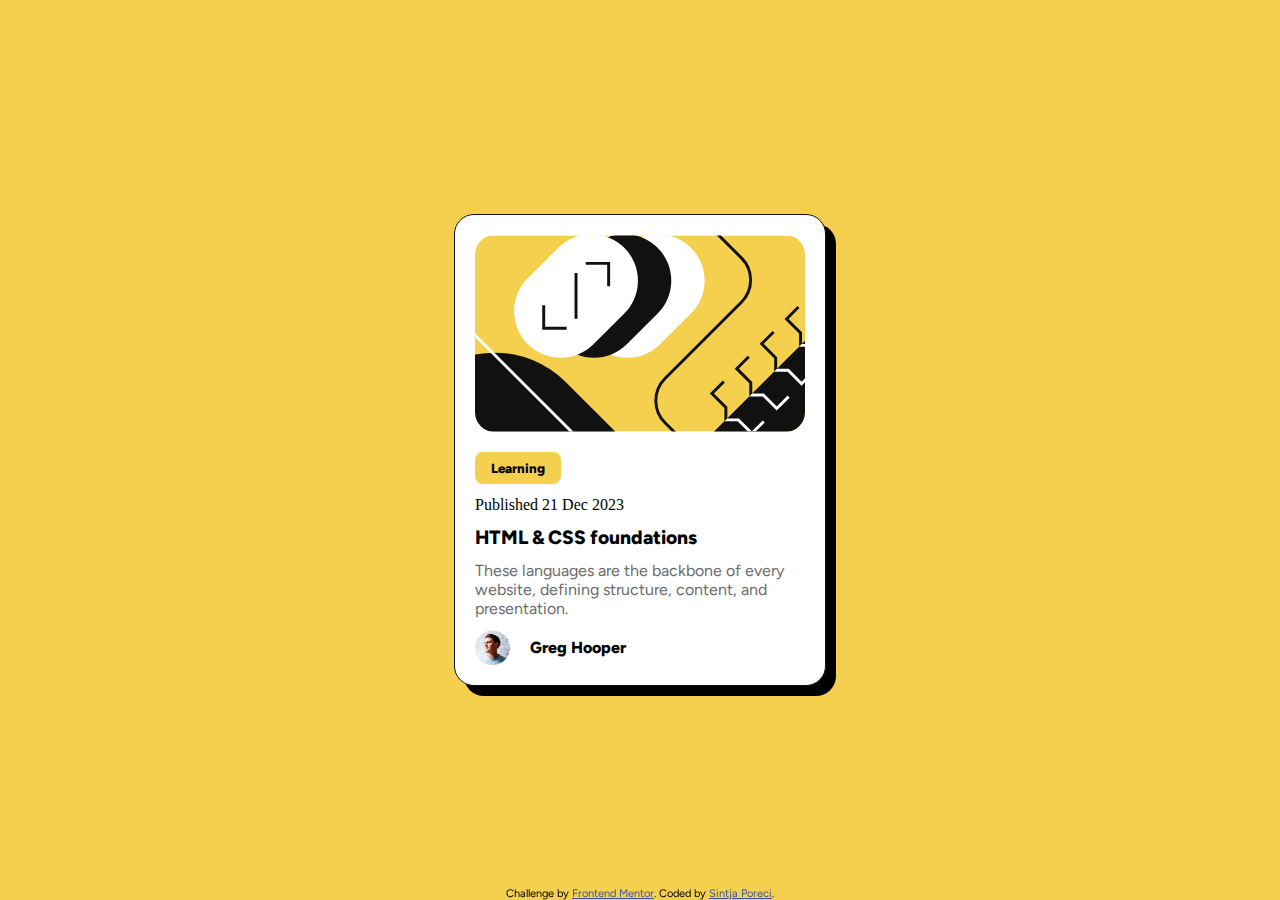
<file: blog-preview-card-main/blog-preview-card-main/index.html>
<!DOCTYPE html>
<html lang="en">

<head>
  <meta charset="UTF-8">
  <meta name="viewport" content="width=device-width, initial-scale=1.0">
  <!-- displays site properly based on user's device -->

  <link rel="icon" type="image/png" sizes="32x32" href="./assets/images/favicon-32x32.png">
  <link rel="stylesheet" href="style.css">

  <title>Frontend Mentor | Blog preview card</title>


</head>

<body>
  <main>
    <div class="container">
      <img class="img-main" src="./assets/images/illustration-article.svg" alt="abstract-img" />
      <button class="img-btn">Learning</button>
      <p class="date">Published 21 Dec 2023</p>
      <h1 class="header">HTML & CSS foundations</h1>
      <p class="body-text">These languages are the backbone of every website, defining structure, content, and
        presentation.
      </p>

      <div class="picture">
        <img class="profile_img" src="./assets/images/image-avatar.webp" />
        <p class="profile_name">Greg Hooper</p>
      </div>

    </div>
  </main>


  <footer>
    <div class="attribution">
      Challenge by <a href="https://www.frontendmentor.io?ref=challenge" target="_blank">Frontend Mentor</a>.
      Coded by <a href="#">Sintja Poreci</a>.
    </div>
  </footer>


</body>

</html>
</file>
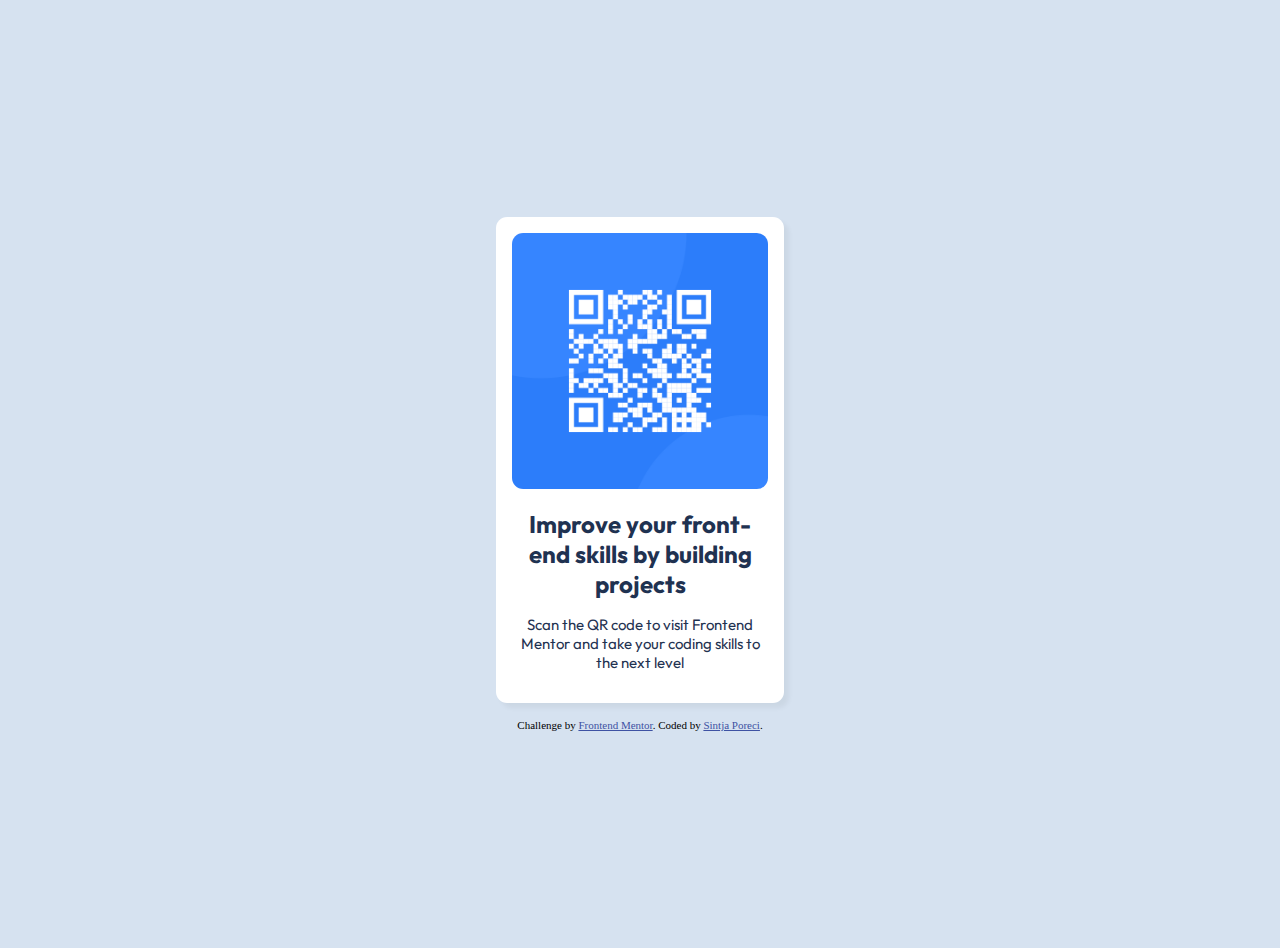
<file: qr-code-component-main/qr-code-component-main/index.html>
<!DOCTYPE html>
<html lang="en">

<head>
  <meta charset="UTF-8">
  <meta name="viewport" content="width=device-width, initial-scale=1.0">
  <!-- displays site properly based on user's device -->
  <link rel="stylesheet" href="style.css">
  <link href="https://fonts.googleapis.com/css2?family=Outfit&display=swap" rel="stylesheet">

  <link rel="icon" type="image/png" sizes="32x32" href="./images/favicon-32x32.png">

  <title>Frontend Mentor | QR code component</title>

</head>

<body>
  <main>
  <div class="main">
    <img src=".\images\image-qr-code.png" class="image-qr" alt="img-qr" />

    <h1>Improve your front-end skills by building projects</h1>

    <p>Scan the QR code to visit Frontend Mentor and take your coding skills to the next level</p>
  </div>
  </main>
  <footer>
    <div class="attribution">
      Challenge by <a href="https://www.frontendmentor.io?ref=challenge" target="_blank">Frontend Mentor</a>.
      Coded by <a href="#">Sintja Poreci</a>.
    </div>
  </footer>
  
</body>

</html>
</file>
<file: blog-preview-card-main/blog-preview-card-main/style.css>
@import url('https://fonts.googleapis.com/css2?family=Figtree:wght@600;700&display=swap');

* {
    margin: 0;
    padding: 0;
    box-sizing: border-box;
    font-family: 'Figtree', sans-serif;
}


.attribution {
    font-size: 11px;
    text-align: center;
    position: fixed;
    bottom: 0;
    left: 50%;
    transform: translateX(-50%);
}


.attribution a {
    color: hsl(228, 45%, 44%);
}

body {
    background-color: hsl(47, 88%, 63%);
    display: flex;
    justify-content: center;
    align-items: center;
    height: 100vh;
}

.container {
    background-color: hsl(0, 0%, 100%);
    width: 50%;
    border-radius: 20px;
    padding: 20px;
    box-shadow: 10px 10px;
    border: 1px solid hsl(0, 0%, 7%);
    justify-self: center;
}

.img-main {
    width: 100%;
    border-radius: 20px;
    margin-bottom: 20px;
    display: block;
}

.img-btn {
    font-family: "figTree";
    font-weight: 800;
    color: black;
    padding: 0.5rem 1rem;
    border-radius: 8px;
    background-color: hsl(47, 88%, 63%);
    border: none;
}

.date {
    font-family: "figTree semi";
    margin-top: 12px;
}

.header {
    font-family: "figTree";
    font-weight: 800;
    font-size: 1.2rem;
    margin-top: 12px;
}

.header:hover {
    color: hsl(47, 88%, 63%);
    cursor: pointer;
}

.body-text {
    color: hsl(0, 0%, 42%);
    font-weight: 400;
    margin-top: 12px;
}

.picture {
    display: flex;
    align-items: center;
    gap: 20px;
    margin-top: 12px;
}

.profile_img {
    width: 35px;
     
}

.profile_name {
    font-family: "figTree";
    font-weight: 800;
}
</file>
<file: qr-code-component-main/qr-code-component-main/style.css>
.attribution {
     font-size: 11px;
     text-align: center;
 }

 .attribution a {
     color: hsl(228, 45%, 44%);
 }

 body {
     background-color: hsl(212, 45%, 89%);
     display: flex;
     flex-direction: column;
     align-items: center;
     justify-content: center;
     height: 100vh;
     padding: 1rem;
 }

 .main {
     background-color: hsl(0, 0%, 100%);
     border-radius: 0.7rem;
     box-shadow: 5px 5px 5px rgba(0, 0, 0, 0.05);
     max-width: 16rem;
     padding: 1rem;
     margin-bottom: 1rem;
 }

 .image-qr {
     width: 100%;
     border-radius: 0.7rem;
     max-height: 18rem;
     max-width: 18rem;

 }

 h1 {
     font-family: 'Outfit';
     font-size: 1.5rem;
     text-align: center;
     font-weight: 700;
     color: hsl(218, 44%, 22%);
     width: 100%;
 }

 p {
     font-family: 'Outfit';
     font-size: 15px;
     font-weight: 400;
     color: hsl(218, 44%, 22%);
     text-align: center;
 }
</file>
